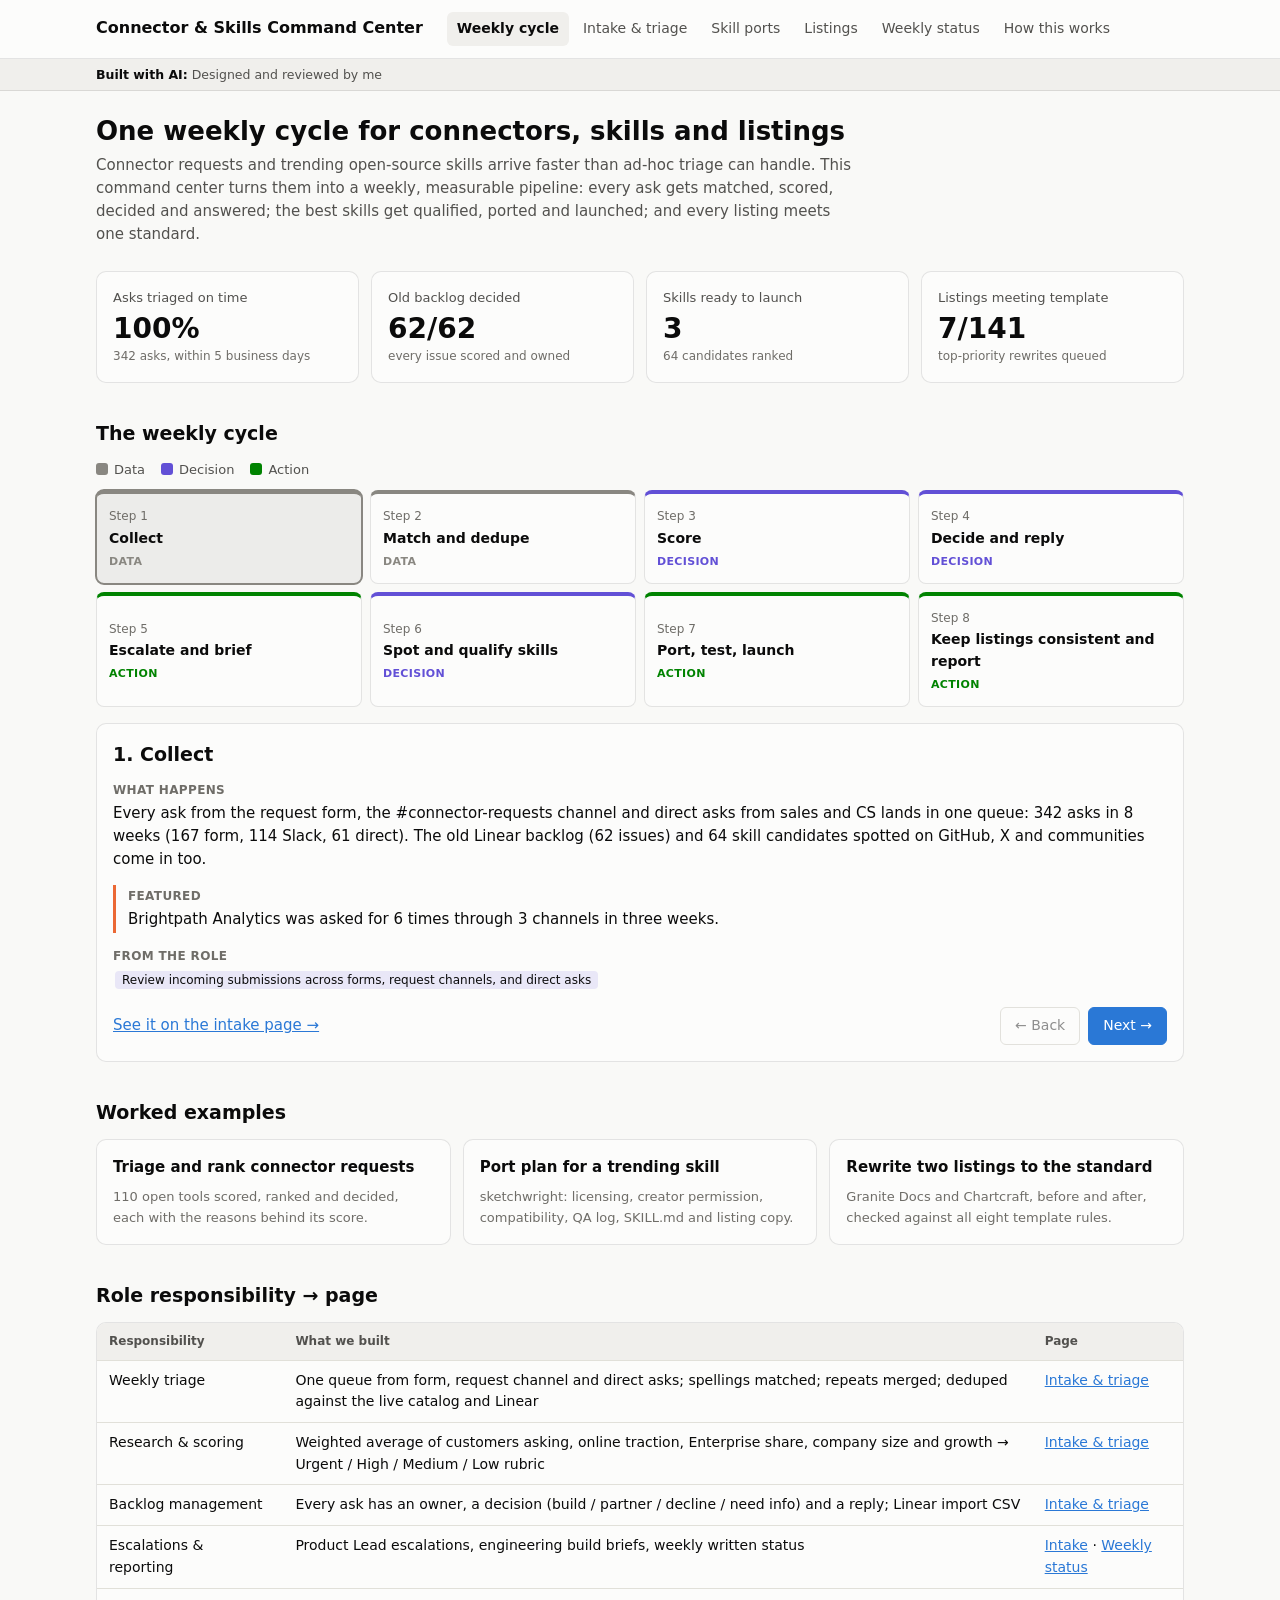
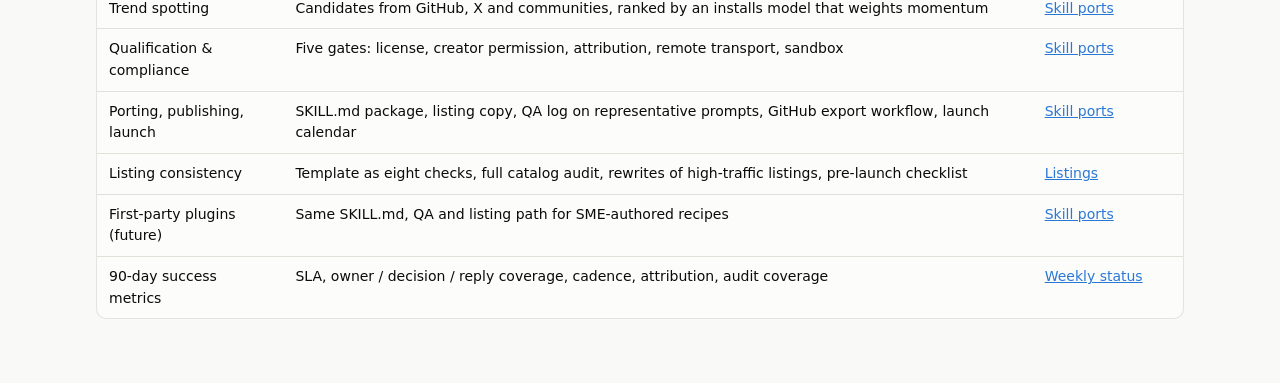
<file: docs/index.html>
<!doctype html>
<html lang="en">
<head>
  <meta charset="utf-8">
  <meta name="viewport" content="width=device-width, initial-scale=1">
  <title>Connector &amp; Skills Command Center</title>
  <meta name="description" content="A weekly, measurable pipeline for connector requests, open-source skill ports and marketplace listing quality.">
  <link rel="stylesheet" href="assets/style.css?v=2026101904">
</head>
<body>
  <header class="site-header">
    <div class="inner">
      <a class="brand" href="index.html">Connector &amp; Skills Command Center</a>
      <nav aria-label="Main" id="nav"></nav>
    </div>
  </header>

  <main>
    <h1>One weekly cycle for connectors, skills and listings</h1>
    <p class="lede">Connector requests and trending open-source skills arrive faster than ad-hoc triage can handle. This command center turns them into a weekly, measurable pipeline: every ask gets matched, scored, decided and answered; the best skills get qualified, ported and launched; and every listing meets one standard.</p>

    <div class="grid grid-metrics" id="kpis"></div>

    <h2>The weekly cycle</h2>
    <div class="legend">
      <span><span class="sw" style="background:var(--type-data)"></span>Data</span>
      <span><span class="sw" style="background:var(--type-decision)"></span>Decision</span>
      <span><span class="sw" style="background:var(--type-action)"></span>Action</span>
    </div>
    <ol class="steps" id="steps"></ol>
    <section class="card step-panel" id="panel" aria-live="polite"></section>

    <h2>Worked examples</h2>
    <div class="grid grid-3">
      <a class="card" href="intake.html" style="text-decoration:none;color:inherit"><h3>Triage and rank connector requests</h3><p class="small muted" style="margin:0" id="prac1"></p></a>
      <a class="card" href="skills.html?skill=sketchwright#selected" style="text-decoration:none;color:inherit"><h3>Port plan for a trending skill</h3><p class="small muted" style="margin:0">sketchwright: licensing, creator permission, compatibility, QA log, SKILL.md and listing copy.</p></a>
      <a class="card" href="catalog.html" style="text-decoration:none;color:inherit"><h3>Rewrite two listings to the standard</h3><p class="small muted" style="margin:0">Granite Docs and Chartcraft, before and after, checked against all eight template rules.</p></a>
    </div>

    <h2>Role responsibility → page</h2>
    <div class="table-wrap"><table>
      <thead><tr><th>Responsibility</th><th>What we built</th><th>Page</th></tr></thead>
      <tbody>
        <tr><td>Weekly triage</td><td>One queue from form, request channel and direct asks; spellings matched; repeats merged; deduped against the live catalog and Linear</td><td><a href="intake.html">Intake &amp; triage</a></td></tr>
        <tr><td>Research &amp; scoring</td><td>Weighted average of customers asking, online traction, Enterprise share, company size and growth → Urgent / High / Medium / Low rubric</td><td><a href="intake.html">Intake &amp; triage</a></td></tr>
        <tr><td>Backlog management</td><td>Every ask has an owner, a decision (build / partner / decline / need info) and a reply; Linear import CSV</td><td><a href="intake.html">Intake &amp; triage</a></td></tr>
        <tr><td>Escalations &amp; reporting</td><td>Product Lead escalations, engineering build briefs, weekly written status</td><td><a href="intake.html">Intake</a> · <a href="status.html">Weekly status</a></td></tr>
        <tr><td>Trend spotting</td><td>Candidates from GitHub, X and communities, ranked by an installs model that weights momentum</td><td><a href="skills.html">Skill ports</a></td></tr>
        <tr><td>Qualification &amp; compliance</td><td>Five gates: license, creator permission, attribution, remote transport, sandbox</td><td><a href="skills.html">Skill ports</a></td></tr>
        <tr><td>Porting, publishing, launch</td><td>SKILL.md package, listing copy, QA log on representative prompts, GitHub export workflow, launch calendar</td><td><a href="skills.html">Skill ports</a></td></tr>
        <tr><td>Listing consistency</td><td>Template as eight checks, full catalog audit, rewrites of high-traffic listings, pre-launch checklist</td><td><a href="catalog.html">Listings</a></td></tr>
        <tr><td>First-party plugins (future)</td><td>Same SKILL.md, QA and listing path for SME-authored recipes</td><td><a href="skills.html">Skill ports</a></td></tr>
        <tr><td>90-day success metrics</td><td>SLA, owner / decision / reply coverage, cadence, attribution, audit coverage</td><td><a href="status.html">Weekly status</a></td></tr>
      </tbody>
    </table></div>
  </main>

  <script src="assets/common.js?v=2026101904"></script>
  <script>
  (async () => {
    CC.init("index.html");
    const [I, S, C, T] = await Promise.all(["intake", "skills", "catalog", "status"].map(CC.load));
    const c = I.counts;
    const W = Object.fromEntries(I.score.weights.map((w) => [w.feature, w.weight]));
    const bp = I.tools.find((t) => t.tool === "Brightpath Analytics");
    const lp = I.tools.find((t) => t.tool === "Larkspur Payments");
    const pb = I.tools.find((t) => t.tool === "Pebblework Notes");
    const bpAsks = I.requests.filter((r) => r.tool === "Brightpath Analytics");
    const sw = S.candidates.find((x) => x.skill_name === "sketchwright");
    const bc = S.candidates.find((x) => x.skill_name === "bincrack");
    const swPlan = S.calendar.plan.find((p) => p.skill_name === "sketchwright");
    const swQa = S.qa.filter((q) => q.skill_name === "sketchwright");
    const qaR = (r) => `${swQa.filter((q) => q.round === r && q.passed).length}/${swQa.filter((q) => q.round === r).length}`;
    const meets = C.listings.filter((l) => l.score === C.n_checks).length;

    document.getElementById("kpis").innerHTML = [
      CC.kpi("Asks triaged on time", CC.pct(T.sla_within), `${c.raw_asks} asks, within ${I.config.sla_days} business days`),
      CC.kpi("Old backlog decided", `${T.backlog_dispositioned}/${T.backlog_total}`, "every issue scored and owned"),
      CC.kpi("Skills ready to launch", S.status_counts["Ready to launch"] || 0, `${S.candidates.length} candidates ranked`),
      CC.kpi("Listings meeting template", `${meets}/${C.listings.length}`, "top-priority rewrites queued"),
    ].join("");
    document.getElementById("prac1").textContent = `${I.tools.length} open tools scored, ranked and decided, each with the reasons behind its score.`;

    const STEPS = [
      { name: "Collect", type: "data", page: "intake.html",
        what: `Every ask from the request form, the #connector-requests channel and direct asks from sales and CS lands in one queue: ${c.raw_asks} asks in 8 weeks (${c.by_channel.Form} form, ${c.by_channel.Slack} Slack, ${c.by_channel["Direct ask"]} direct). The old Linear backlog (${T.backlog_total} issues) and ${S.candidates.length} skill candidates spotted on GitHub, X and communities come in too.`,
        featured: `Brightpath Analytics was asked for ${bpAsks.length} times through ${new Set(bpAsks.map((r) => r.channel)).size} channels in three weeks.`,
        jd: ["Review incoming submissions across forms, request channels, and direct asks"] },
      { name: "Match and dedupe", type: "data", page: "intake.html",
        what: `Each ask is matched to a tool, whatever the spelling. ${c.duplicates} repeats are merged into one issue per tool; ${c.already_live} asks for tools already live get a link instead of an issue; ${c.merged_backlog} join an existing Linear issue; ${c.unnamed} asks that never name a tool get Need info.`,
        featured: `“${bpAsks.slice(0, 4).map((r) => r.tool_text.length > 40 ? r.tool_text.slice(0, 40) + "…" : r.tool_text).join("”, “")}” → one issue, ${bp.issue_id}.`,
        jd: ["Deduplicate requests against the live catalog and active backlog issues"] },
      { name: "Score", type: "decision", page: "intake.html",
        what: `Each tool gets a 0–100 priority score: a weighted average of customers asking (${CC.pct(W.customers)}), online traction (${CC.pct(W.traction)}), Enterprise share (${CC.pct(W.enterprise)}), company size (${CC.pct(W.size)}) and growth (${CC.pct(W.growth)}). Tested on ${I.score.n} past launches, it picks the connector that got used ${CC.pct(I.score.auc)} of the time, against ${CC.pct(I.score.baseline_auc)} for “most asks wins”. The score sets the tier.`,
        featured: `Brightpath Analytics scores ${bp.priority_score}/100 (top reasons: ${bp.top_reasons.join(", ").toLowerCase()}) → ${bp.tier}.`,
        jd: ["company size, growth trajectory, online traction, customer context, and API/MCP availability", "Urgent / High / Medium / Low using a standard rubric"] },
      { name: "Decide and reply", type: "decision", page: "intake.html",
        what: `Every tool gets a decision, an owner and a Linear status: ${I.counts.decisions.Build} build, ${I.counts.decisions.Partner} partner, ${I.counts.decisions.Decline} decline, ${I.counts.decisions["Need info"]} need info. Every requester gets a reply that says what happens next.`,
        featured: `Brightpath → Build (${bp.owner}). Larkspur Payments → Partner (runs its own MCP server). Pebblework Notes → Decline (no public API). “The HR tool we use” → Need info.`,
        jd: ["owner, a status decision (build / partner / decline / need info), and a response", "Linear as the single source of truth"] },
      { name: "Escalate and brief", type: "action", page: "intake.html",
        what: `${I.escalations.length} hard calls and partnerships go to the Product Lead. Every Urgent and High build gets a complete brief for engineering: demand, API and auth, use cases, acceptance criteria and a draft listing that already passes the template.`,
        featured: `Brightpath's brief: ${bp.requesting_orgs} customers (${bp.enterprise_orgs} Enterprise), ${CC.usd(bp.blocked_deal_arr)} blocked, OAuth 2.0, build week ${bp.build_week}. Larkspur goes to the Product Lead as a partnership.`,
        jd: ["Escalate hard calls and partnership opportunities to the Product Lead", "complete technical briefs for approved builds"] },
      { name: "Spot and qualify skills", type: "decision", page: "skills.html",
        what: `Open-source skills are ranked by predicted installs (a regression that weights this week's momentum over lifetime stars), then checked against five gates: license, creator permission, attribution, remote transport and sandbox.`,
        featured: `sketchwright (#${sw.rank}, +${CC.num(sw.stars_7d)} stars this week) passes all five. bincrack is trending too, but it's ${bc.license}, local stdio only and needs host binaries → Blocked.`,
        jd: ["Monitor X (Twitter), GitHub, and creator communities", "Verify open-source licenses, secure creator permissions, confirm attribution"] },
      { name: "Port, test, launch", type: "action", page: "skills.html",
        what: `Qualified skills are packaged as SKILL.md with listing copy and “Try asking” prompts, tested on representative prompts (bar: ${CC.pct(S.config.qa_pass_bar)}), and shipped through the GitHub export workflow at ${S.config.launches_per_week} launches a week.`,
        featured: `sketchwright QA: round 1 ${qaR(1)} (layout overlap, sandbox path) → fixed → round 2 ${qaR(2)}. Launches ${swPlan ? CC.date(swPlan.launch_on) : "next"}, crediting @${sw.creator}.`,
        jd: ["Package skills into standard plugin/skill formats (SKILL.md)", "quality assurance testing across representative prompts", "GitHub-based export workflows"] },
      { name: "Keep listings consistent and report", type: "action", page: "catalog.html",
        what: `All ${C.listings.length} listings are audited against an eight-rule template; only ${meets} pass today. The most-viewed broken listings are rewritten first, every new release must pass before launch, and a written status goes out every Friday.`,
        featured: `Granite Docs (41K views a month) and Chartcraft rewritten to ${C.n_checks}/${C.n_checks}. Weekly status: ${CC.pct(T.sla_within)} of asks triaged on time.`,
        jd: ["standardized structure guidelines", "rewrite high-traffic entries", "publish weekly status summaries"] },
    ];

    let cur = Math.min(Math.max(parseInt(CC.param("step") || "1", 10), 1), STEPS.length) - 1;
    const stepsEl = document.getElementById("steps");
    function render() {
      stepsEl.innerHTML = STEPS.map((s, i) => `<li><button type="button" class="type-${s.type}" data-i="${i}"${i === cur ? ' aria-current="step"' : ""}>
        <span class="num">Step ${i + 1}</span><span class="nm">${s.name}</span><span class="ty">${s.type}</span></button></li>`).join("");
      stepsEl.querySelectorAll("button").forEach((b) => b.addEventListener("click", () => { cur = +b.dataset.i; CC.setParam("step", cur + 1); render(); }));
      const s = STEPS[cur];
      document.getElementById("panel").innerHTML = `
        <h2>${cur + 1}. ${s.name}</h2>
        <dl>
          <div><dt>What happens</dt><dd>${CC.esc(s.what)}</dd></div>
          <div class="nw-box"><dt>Featured</dt><dd>${CC.esc(s.featured)}</dd></div>
          <div><dt>From the role</dt><dd>${s.jd.map((k) => `<span class="kw">${CC.esc(k)}</span>`).join(" ")}</dd></div>
        </dl>
        <div class="panel-actions">
          <a href="${s.page}">See it on the ${s.page.replace(".html", "").replace("index", "cycle")} page →</a>
          <div class="group">
            <button class="btn" ${cur === 0 ? "disabled" : ""} id="prev">← Back</button>
            <button class="btn btn-primary" ${cur === STEPS.length - 1 ? "disabled" : ""} id="next">Next →</button>
          </div>
        </div>`;
      document.getElementById("prev").onclick = () => { cur--; CC.setParam("step", cur + 1); render(); };
      document.getElementById("next").onclick = () => { cur++; CC.setParam("step", cur + 1); render(); };
    }
    render();
  })();
  </script>
</body>
</html>
</file>
<file: docs/assets/style.css>
/* Connector & Skills Command Center — shared styles.
   Neutral palette, system font, light + dark mode. Colors are tokens so the
   charts (via common.js) and the page read from the same source. */

:root {
  color-scheme: light;
  --page: #f9f9f7;
  --surface: #fcfcfb;
  --surface-2: #f0efec;
  --text: #0b0b0b;
  --text-2: #52514e;
  --muted: #6f6d68;
  --grid: #e1e0d9;
  --axis: #c3c2b7;
  --border: rgba(11, 11, 11, 0.10);
  --accent: #2a78d6;      /* series 1: in capacity / primary actions */
  --highlight: #eb6834;   /* featured item (Brightpath, sketchwright, rewrites) */
  --out: #a3a29c;         /* de-emphasized marks */
  --good: #0ca30c;
  --warning: #c98500;
  --critical: #d03b3b;
  --banner-bg: #fff4d6;
  --banner-text: #5c4300;
  --radius: 10px;
  /* Lifecycle step types: grey = data, purple = decision, green = action & revenue */
  --type-data: #898781;
  --type-decision: #6250d6;
  --type-action: #008300;
  --series-2: #1baf7a;     /* second chart series (executive stacked bar) */
  --font: system-ui, -apple-system, "Segoe UI", sans-serif;
}
@media (prefers-color-scheme: dark) {
  :root:not([data-theme="light"]) {
    color-scheme: dark;
    --page: #0d0d0d;
    --surface: #1a1a19;
    --surface-2: #232321;
    --text: #f0efec;
    --text-2: #c3c2b7;
    --muted: #9a9890;
    --grid: #2c2c2a;
    --axis: #383835;
    --border: rgba(255, 255, 255, 0.10);
    --accent: #3987e5;
    --highlight: #d95926;
    --out: #5d5c57;
    --warning: #fab219;
    --banner-bg: #3a2e0a;
    --banner-text: #f5dc9a;
    --type-decision: #9085e9;
    --type-action: #0ca30c;
  --series-2: #199e70;
  }
}
:root[data-theme="dark"] {
  color-scheme: dark;
  --page: #0d0d0d;
  --surface: #1a1a19;
  --surface-2: #232321;
  --text: #f0efec;
  --text-2: #c3c2b7;
  --muted: #9a9890;
  --grid: #2c2c2a;
  --axis: #383835;
  --border: rgba(255, 255, 255, 0.10);
  --accent: #3987e5;
  --highlight: #d95926;
  --out: #5d5c57;
  --warning: #fab219;
  --banner-bg: #3a2e0a;
  --banner-text: #f5dc9a;
  --type-decision: #9085e9;
  --type-action: #0ca30c;
  --series-2: #199e70;
}

* { box-sizing: border-box; }
html { -webkit-text-size-adjust: 100%; }
body {
  margin: 0;
  background: var(--page);
  color: var(--text);
  font: 15px/1.55 var(--font);
}
a { color: var(--accent); }

/* Header + nav */
.site-header {
  background: var(--surface);
  border-bottom: 1px solid var(--border);
}
.site-header .inner {
  max-width: 1120px;
  margin: 0 auto;
  padding: 12px 16px;
  display: flex;
  flex-wrap: wrap;
  align-items: center;
  gap: 8px 24px;
}
.brand { font-weight: 700; font-size: 16px; color: var(--text); text-decoration: none; }
nav ul { list-style: none; display: flex; flex-wrap: wrap; gap: 4px; margin: 0; padding: 0; }
nav a {
  display: block;
  padding: 6px 10px;
  border-radius: 6px;
  color: var(--text-2);
  text-decoration: none;
  font-size: 14px;
}
nav a:hover { background: var(--surface-2); color: var(--text); }
nav a[aria-current="page"] { background: var(--surface-2); color: var(--text); font-weight: 600; }

main { max-width: 1120px; margin: 0 auto; padding: 24px 16px 64px; }
h1 { font-size: 26px; line-height: 1.25; margin: 0 0 6px; }
h2 { font-size: 19px; margin: 36px 0 12px; }
h3 { font-size: 15px; margin: 0 0 8px; }
.lede { color: var(--text-2); margin: 0 0 24px; max-width: 760px; }
.responsibility {
  display: inline-block;
  font-size: 12px;
  font-weight: 600;
  letter-spacing: .02em;
  text-transform: uppercase;
  color: var(--muted);
  margin-bottom: 6px;
}
.muted { color: var(--muted); }
.small { font-size: 13px; }

/* Cards */
.card {
  background: var(--surface);
  border: 1px solid var(--border);
  border-radius: var(--radius);
  padding: 16px;
}
.grid { display: grid; gap: 12px; }
.grid-4 { grid-template-columns: repeat(auto-fit, minmax(min(200px, 100%), 1fr)); }
.grid-2 { grid-template-columns: repeat(auto-fit, minmax(min(300px, 100%), 1fr)); }
.grid-3 { grid-template-columns: repeat(auto-fit, minmax(min(220px, 100%), 1fr)); }
/* Lifecycle metric cards: 4 across on desktop, 2×2 on phones */
.grid-metrics { grid-template-columns: repeat(auto-fit, minmax(min(150px, 100%), 1fr)); }

.kpi .label { font-size: 13px; color: var(--text-2); }
.kpi .value { font-size: 28px; font-weight: 700; line-height: 1.2; margin: 4px 0 2px; }
.kpi .sub { font-size: 12px; color: var(--muted); }

/* Tables: wrapper scrolls sideways on phones so the page never does. */
.table-wrap { overflow-x: auto; border: 1px solid var(--border); border-radius: var(--radius); background: var(--surface); }
table { width: 100%; border-collapse: collapse; font-size: 14px; }
th, td { text-align: left; padding: 9px 12px; border-bottom: 1px solid var(--grid); vertical-align: top; }
th { font-size: 12px; font-weight: 600; color: var(--text-2); background: var(--surface-2); white-space: nowrap; }
tbody tr:last-child td { border-bottom: 0; }
td.num, th.num { text-align: right; font-variant-numeric: tabular-nums; white-space: nowrap; }
tr.is-selected td { background: color-mix(in srgb, var(--highlight) 10%, transparent); }
tfoot td { font-weight: 700; background: var(--surface-2); }

/* Chips for flags, quadrants, status */
.chip {
  display: inline-flex;
  align-items: center;
  gap: 4px;
  font-size: 12px;
  line-height: 1.4;
  padding: 1px 8px;
  border-radius: 999px;
  border: 1px solid var(--border);
  background: var(--surface-2);
  color: var(--text-2);
  white-space: nowrap;
  margin: 1px 2px 1px 0;
}
.status { font-weight: 600; color: var(--text); }
.status .dot { width: 9px; height: 9px; border-radius: 50%; display: inline-block; }
.status-green .dot { background: var(--good); }
.status-yellow .dot { background: var(--warning); border-radius: 2px; transform: rotate(45deg); width: 8px; height: 8px; }
.status-red .dot { background: var(--critical); border-radius: 1px; }

.reasons { margin: 0; padding-left: 16px; font-size: 12.5px; color: var(--text-2); min-width: 200px; }

/* Controls */
.controls { display: flex; flex-wrap: wrap; gap: 12px 20px; align-items: center; margin: 0 0 12px; }
.controls label { font-size: 13px; color: var(--text-2); display: flex; align-items: center; gap: 8px; }
select, input[type="search"] {
  font: inherit; font-size: 14px; padding: 6px 8px; border-radius: 6px;
  border: 1px solid var(--axis); background: var(--surface); color: var(--text);
}
input[type="range"] { width: 160px; max-width: 100%; accent-color: var(--accent); }
.btn {
  font: inherit; font-size: 14px; padding: 7px 14px; border-radius: 6px; cursor: pointer;
  border: 1px solid var(--axis); background: var(--surface); color: var(--text);
}
.btn:hover:not(:disabled) { background: var(--surface-2); }
.btn:disabled { opacity: .45; cursor: default; }
.btn-primary { background: var(--accent); border-color: var(--accent); color: #fff; }
.btn-primary:hover:not(:disabled) { background: var(--accent); filter: brightness(1.08); }

.chart { width: 100%; height: 460px; }

/* Guided tour flowchart */
.flow { list-style: none; margin: 0 0 16px; padding: 0; display: flex; flex-wrap: wrap; gap: 8px; align-items: center; }
.flow li { display: flex; align-items: center; gap: 8px; }
.flow li:not(:last-child)::after { content: "→"; color: var(--muted); }
.flow button {
  font: inherit; font-size: 13px; font-weight: 600; cursor: pointer;
  padding: 8px 12px; border-radius: 8px;
  border: 1px solid var(--axis); background: var(--surface); color: var(--text-2);
}
.flow button:hover { color: var(--text); border-color: var(--text-2); }
.flow button[aria-current="step"] { background: var(--accent); border-color: var(--accent); color: #fff; }
.flow .n { opacity: .7; margin-right: 4px; }
.step-panel h2 { margin-top: 0; }
.step-panel dl { margin: 0; display: grid; gap: 14px; }
.step-panel dt { font-size: 12px; font-weight: 600; text-transform: uppercase; letter-spacing: .03em; color: var(--muted); }
.step-panel dd { margin: 2px 0 0; }
.nw-box { border-left: 3px solid var(--highlight); padding: 2px 0 2px 12px; }
.step-nav { display: flex; justify-content: space-between; align-items: center; margin-top: 16px; gap: 12px; }

ul.tight, ol.tight { margin: 0; padding-left: 20px; }
ul.tight li, ol.tight li { margin: 3px 0; }
.metric { border-left: 3px solid var(--good); padding-left: 12px; }

/* Selected account callout + back link (cross-page state) */
.back-link { margin: -8px 0 12px; }
.callout { border-left: 3px solid var(--highlight); }
.callout h3 { margin-bottom: 4px; }
.facts { display: grid; grid-template-columns: repeat(auto-fit, minmax(min(150px, 100%), 1fr)); gap: 10px 16px; margin: 12px 0 0; }
.facts dt { font-size: 12px; color: var(--muted); }
.facts dd { margin: 0; font-weight: 600; font-variant-numeric: tabular-nums; }

/* Lifecycle: account picker */
.picker { display: flex; flex-wrap: wrap; gap: 8px; align-items: stretch; margin-bottom: 8px; }
.picker .featured {
  font: inherit; text-align: left; cursor: pointer; padding: 8px 12px; border-radius: 8px;
  border: 1px solid var(--axis); background: var(--surface); color: var(--text); min-width: 0;
}
.picker .featured span { display: block; font-size: 12px; color: var(--muted); }
.picker .featured:hover { border-color: var(--text-2); }
.picker .featured[aria-pressed="true"] { border: 2px solid var(--highlight); padding: 7px 11px; }
.search-row { display: flex; flex-wrap: wrap; gap: 8px; align-items: center; }
.search-row input { width: 260px; max-width: 100%; }

/* Lifecycle: step blocks */
.legend { display: flex; flex-wrap: wrap; gap: 6px 16px; font-size: 13px; color: var(--text-2); margin: 0 0 10px; }
.legend .sw { display: inline-block; width: 12px; height: 12px; border-radius: 3px; margin-right: 6px; vertical-align: -1px; }
.steps { list-style: none; margin: 0 0 16px; padding: 0; display: grid; grid-template-columns: repeat(4, minmax(0, 1fr)); gap: 8px; }
.steps button {
  width: 100%; height: 100%; font: inherit; text-align: left; cursor: pointer;
  padding: 10px 12px; border-radius: 8px; background: var(--surface); color: var(--text);
  border: 1px solid var(--border); border-top: 4px solid var(--c);
}
.steps button:hover { background: var(--surface-2); }
.steps button[aria-current="step"] { background: color-mix(in srgb, var(--c) 14%, var(--surface)); outline: 2px solid var(--c); outline-offset: -1px; }
.steps .num { font-size: 12px; color: var(--muted); }
.steps .nm { display: block; font-weight: 600; font-size: 14px; }
.steps .ty { font-size: 11px; font-weight: 600; text-transform: uppercase; letter-spacing: .03em; color: var(--c); }
.type-data { --c: var(--type-data); }
.type-decision { --c: var(--type-decision); }
.type-action { --c: var(--type-action); }
.sentence { font-size: 16px; line-height: 1.6; margin: 0; }
.panel-actions { display: flex; flex-wrap: wrap; gap: 8px; align-items: center; justify-content: space-between; margin-top: 16px; }
.panel-actions .group { display: flex; gap: 8px; align-items: center; }
@media (max-width: 700px) { .steps { grid-template-columns: repeat(2, minmax(0, 1fr)); } }

/* JD keyword pill (Lifecycle panel, Methodology mapping table) */
.kw {
  display: inline-block; font-size: 12px; line-height: 1.5; padding: 0 7px; border-radius: 4px;
  background: color-mix(in srgb, var(--type-decision) 12%, transparent); color: var(--text); margin: 1px 2px;
}

/* Glossary tooltips */
.term { white-space: nowrap; }
/* Long names (e.g. "Deep engagement (SA + FDE)") must wrap inside cards rather than overflow. */
.kpi .value .term, .kpi .label .term, .facts dd .term, .facts dt .term, td .term { white-space: normal; }
.facts dt { overflow-wrap: anywhere; padding-right: 6px; }
.chip .term { white-space: nowrap; }   /* chips wrap between each other, never inside */
.kpi .value { overflow-wrap: anywhere; }
.kpi .sub .why { white-space: normal; display: inline-block; margin-left: 0; }
.info {
  font: inherit; font-size: 11px; line-height: 1; cursor: help; background: none; border: 0;
  color: var(--muted); padding: 2px 1px 2px 3px; margin-left: 1px; vertical-align: 1px; border-radius: 4px;
}
.info:hover, .info:focus-visible { color: var(--accent); }
.info:focus-visible { outline: 2px solid var(--accent); }
#tip {
  position: fixed; z-index: 50; max-width: 280px; padding: 8px 10px; border-radius: 8px;
  background: var(--text); color: var(--page); font-size: 12.5px; line-height: 1.45;
  box-shadow: 0 4px 16px rgba(0,0,0,.18); pointer-events: none; white-space: normal; text-transform: none; letter-spacing: 0; font-weight: 400;
}

/* "How to read this" captions and "Why?" links */
.howto { font-size: 12.5px; color: var(--text-2); margin: 8px 0 0; }
.howto strong { color: var(--text); font-weight: 600; }
.why { font-size: 12px; font-weight: 600; margin-left: 6px; white-space: nowrap; }
.breakdown { display: block; font-size: 11.5px; color: var(--muted); font-weight: 400; white-space: nowrap; }
.facts .breakdown, .kpi .breakdown { white-space: normal; }

/* Decision log: highlight the entry a "Why?" link points to */
article:target { outline: 2px solid var(--accent); outline-offset: 2px; }

.note { font-size: 12.5px; color: var(--text-2); background: var(--surface-2); border-radius: 6px; padding: 6px 10px; margin: 8px 0 0; }

/* Small "?" questions next to charts and tables */
.faq-mini { margin: 10px 0 0; display: grid; gap: 4px; }
.faq-mini details { font-size: 13px; border: 1px solid var(--border); border-radius: 8px; background: var(--surface); }
.faq-mini summary { cursor: pointer; padding: 6px 10px; color: var(--text-2); list-style: none; display: flex; gap: 8px; align-items: baseline; }
.faq-mini summary::-webkit-details-marker { display: none; }
.faq-mini summary:hover { color: var(--text); }
.faq-mini details[open] summary { color: var(--text); font-weight: 600; }
.faq-mini p { margin: 0; padding: 0 10px 8px 34px; color: var(--text-2); line-height: 1.5; }
.q-mark {
  flex: none; width: 16px; height: 16px; border-radius: 50%; font-size: 11px; font-weight: 700; line-height: 16px; text-align: center;
  background: color-mix(in srgb, var(--accent) 16%, transparent); color: var(--accent);
}
.why-account { margin: 12px 0 0; padding: 10px 12px; border-radius: 8px; background: color-mix(in srgb, var(--highlight) 9%, var(--surface)); font-size: 14px; line-height: 1.55; }

/* Questions page */
.faq-group h2 { margin-top: 28px; }
.faq-full details { border: 1px solid var(--border); border-radius: 8px; background: var(--surface); margin-bottom: 6px; }
.faq-full summary { cursor: pointer; padding: 10px 14px; font-weight: 600; }
.faq-full details > div { padding: 0 14px 12px; color: var(--text-2); }
.faq-full details:target { outline: 2px solid var(--accent); }

.credit-bar { background: var(--surface-2); border-bottom: 1px solid var(--border); font-size: 12.5px; color: var(--text-2); }
.credit-bar .inner { max-width: 1120px; margin: 0 auto; padding: 6px 16px; }
.credit-bar strong { color: var(--text); }

/* "How this works" long-form page */
.doc-layout { display: grid; grid-template-columns: 230px minmax(0, 1fr); gap: 32px; align-items: start; }
.toc { position: sticky; top: 16px; max-height: calc(100vh - 32px); overflow-y: auto; font-size: 13px; }
.toc summary { font-weight: 700; cursor: pointer; margin-bottom: 6px; }
.toc ol { margin: 0; padding-left: 20px; }
.toc li { margin: 4px 0; }
.toc a { color: var(--text-2); text-decoration: none; }
.toc a:hover { color: var(--accent); text-decoration: underline; }
.doc { max-width: 780px; min-width: 0; }
.doc section { padding-top: 8px; margin-bottom: 36px; scroll-margin-top: 12px; }
.doc h2 { margin-top: 12px; font-size: 22px; }
.doc h3 { font-size: 15px; margin: 18px 0 6px; }
.doc p, .doc li { line-height: 1.65; }
.doc .table-wrap { margin: 10px 0 14px; }
.formula { font-family: ui-monospace, SFMono-Regular, Menlo, monospace; font-size: 13.5px; background: var(--surface-2); border-radius: 6px; padding: 8px 12px; overflow-x: auto; }
.back-top { display: inline-block; font-size: 12px; margin-top: 4px; }
.flowsteps { padding-left: 22px; }
.flowsteps li { margin: 6px 0; padding-left: 8px; border-left: 3px solid var(--c); }
@media (max-width: 900px) {
  .doc-layout { grid-template-columns: 1fr; gap: 12px; }
  .toc { position: static; max-height: none; border: 1px solid var(--border); border-radius: var(--radius); padding: 10px 12px; background: var(--surface); }
}

.plan-list { margin: 0; padding-left: 16px; }
.plan-list li { margin: 2px 0; }

footer { max-width: 1120px; margin: 0 auto; padding: 0 16px 32px; font-size: 12px; color: var(--muted); }

@media (max-width: 600px) {
  .why { white-space: normal; }
  h1 { font-size: 22px; }
  .chart { height: 380px; }
  .kpi .value { font-size: 24px; }
}

/* ---- Connector & Skills additions ---- */
.pill { display: inline-block; font-size: 12px; font-weight: 600; line-height: 1.5; padding: 0 8px; border-radius: 999px; white-space: nowrap; border: 1px solid transparent; }
.pill-urgent  { background: color-mix(in srgb, var(--critical) 16%, transparent); color: var(--text); border-color: color-mix(in srgb, var(--critical) 45%, transparent); }
.pill-high    { background: color-mix(in srgb, var(--warning) 18%, transparent); color: var(--text); }
.pill-medium  { background: color-mix(in srgb, var(--accent) 14%, transparent); color: var(--text); }
.pill-low     { background: var(--surface-2); color: var(--text-2); }
.pill-pass    { background: color-mix(in srgb, var(--good) 16%, transparent); color: var(--text); }
.pill-action  { background: color-mix(in srgb, var(--warning) 18%, transparent); color: var(--text); }
.pill-fail    { background: color-mix(in srgb, var(--critical) 16%, transparent); color: var(--text); }
.pill-neutral { background: var(--surface-2); color: var(--text-2); }
.gates { display: flex; flex-wrap: wrap; gap: 3px; }
.gates .pill { font-weight: 500; }
pre.file {
  font-family: ui-monospace, SFMono-Regular, Menlo, monospace; font-size: 12.5px; line-height: 1.5;
  background: var(--surface-2); border: 1px solid var(--border); border-radius: 8px; padding: 12px 14px;
  overflow-x: auto; white-space: pre-wrap; margin: 8px 0 0; max-height: 460px; overflow-y: auto;
}
.checklist { list-style: none; padding: 0; margin: 8px 0 0; font-size: 13.5px; }
.checklist li { padding: 3px 0 3px 24px; position: relative; }
.checklist li::before { position: absolute; left: 2px; font-weight: 700; }
.checklist li.ok::before { content: "✓"; color: var(--good); }
.checklist li.no::before { content: "✗"; color: var(--critical); }
.listing-card { border: 1px solid var(--border); border-radius: 8px; padding: 12px 14px; background: var(--surface); }
.listing-card .ttl { font-weight: 700; font-size: 16px; }
.listing-card .sum { color: var(--text-2); margin: 2px 0 8px; }
.listing-card .lbl { font-size: 11px; font-weight: 600; text-transform: uppercase; letter-spacing: .03em; color: var(--muted); margin-top: 8px; }
.listing-card ul { margin: 2px 0 0; padding-left: 18px; font-size: 13.5px; }
.listing-card .empty { color: var(--critical); font-style: italic; font-size: 13px; }
.funnel { display: grid; grid-template-columns: repeat(auto-fit, minmax(min(150px, 100%), 1fr)); gap: 8px; }
.funnel .card { position: relative; }
.reply { font-size: 13.5px; background: var(--surface-2); border-radius: 8px; padding: 8px 12px; margin: 6px 0 0; }
tr.clickable { cursor: pointer; }
tr.clickable:hover td { background: var(--surface-2); }
.doc table { font-size: 13.5px; }
.doc pre { font-size: 12.5px; background: var(--surface-2); border-radius: 6px; padding: 10px 12px; overflow-x: auto; }
.doc code { font-size: 12.5px; background: var(--surface-2); padding: 1px 4px; border-radius: 4px; }
.md h1 { font-size: 22px; } .md h2 { font-size: 17px; margin-top: 22px; }
.md table { margin: 8px 0; border: 1px solid var(--border); }
.pager { display: flex; flex-wrap: wrap; align-items: center; justify-content: flex-end; gap: 10px; margin: 8px 0 0; }
.pager .btn { padding: 5px 12px; font-size: 13px; }
</file>
